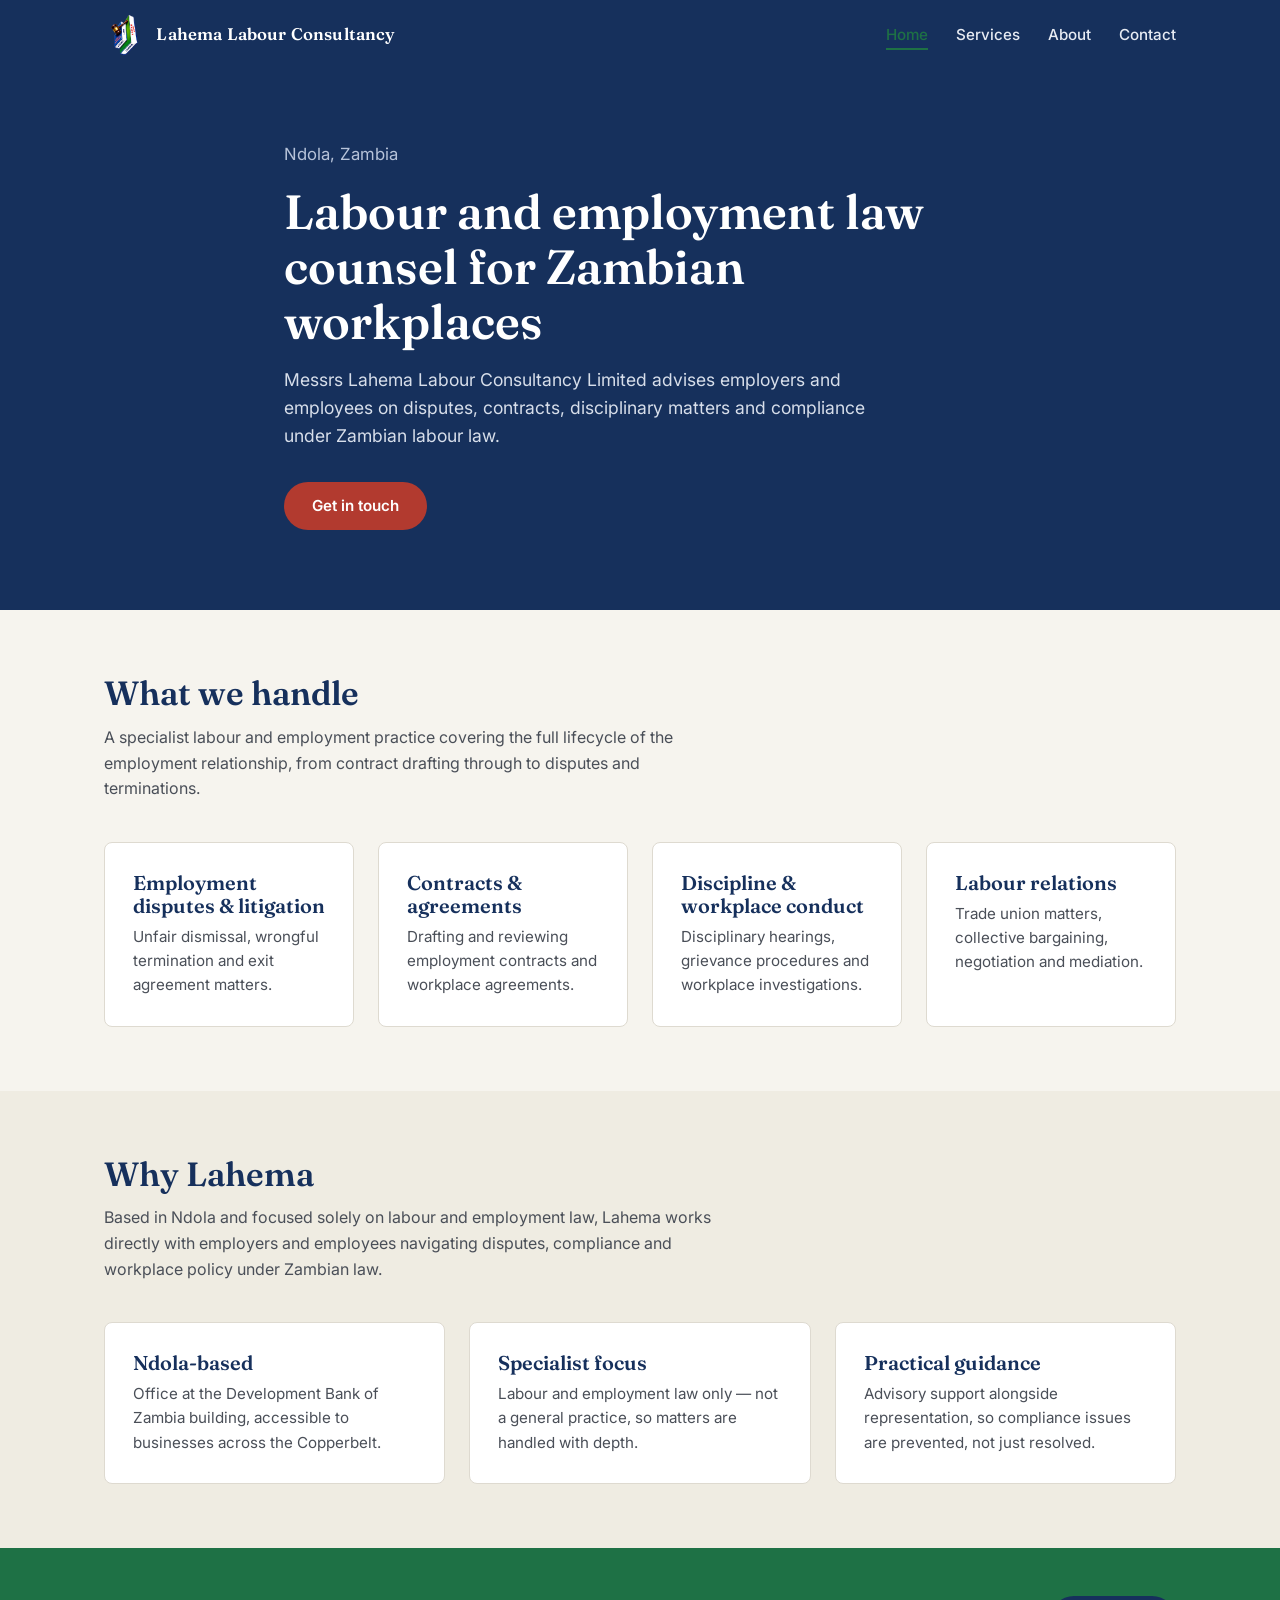
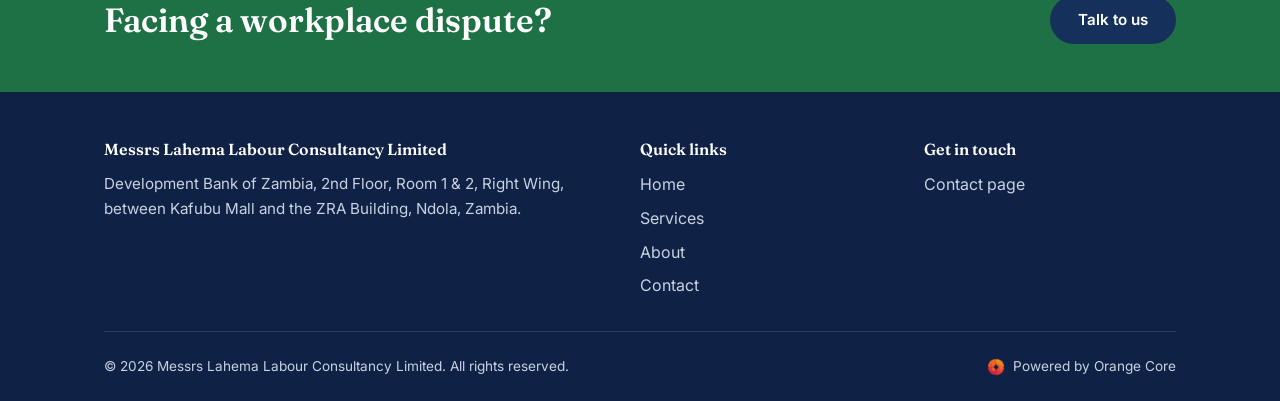
<file: index.html>
<!DOCTYPE html>
<html lang="en">
<head>
<meta charset="UTF-8">
<meta name="viewport" content="width=device-width, initial-scale=1.0">
<title>Labour &amp; Employment Law Firm in Ndola | Lahema Labour Consultancy</title>
<meta name="description" content="Messrs Lahema Labour Consultancy Limited — labour and employment law counsel in Ndola, Zambia. Employment disputes, contracts, disciplinary hearings, retrenchment and workplace compliance.">
<link rel="icon" type="image/png" href="assets/images/lahema-logo.png">
<link rel="preconnect" href="https://fonts.googleapis.com">
<link rel="preconnect" href="https://fonts.gstatic.com" crossorigin>
<link href="https://fonts.googleapis.com/css2?family=Fraunces:wght@500;600;700&family=Inter:wght@400;500;600&display=swap" rel="stylesheet">
<link rel="stylesheet" href="style.css">
<script type="application/ld+json">
{
  "@context": "https://schema.org",
  "@type": "LegalService",
  "name": "Messrs Lahema Labour Consultancy Limited",
  "image": "assets/images/lahema-logo.png",
  "address": {
    "@type": "PostalAddress",
    "streetAddress": "Development Bank of Zambia, 2nd Floor, Room 1 & 2, Right Wing",
    "addressLocality": "Ndola",
    "addressCountry": "ZM"
  },
  "areaServed": "Zambia",
  "priceRange": "$$",
  "url": "https://lahemalabour.co.zm/",
  "description": "Labour and employment law consultancy in Ndola, Zambia specialising in employment disputes, contracts, disciplinary hearings, retrenchment and workplace compliance."
}
</script>
</head>
<body>

<header class="site-header">
  <nav class="navbar">
    <a href="index.html" class="navbar__brand">
      <img src="assets/images/lahema-logo.png" alt="Lahema Labour Consultancy logo">
      <span>Lahema Labour Consultancy</span>
    </a>
    <ul class="navbar__links">
      <li><a href="index.html" aria-current="page">Home</a></li>
      <li><a href="services.html">Services</a></li>
      <li><a href="about.html">About</a></li>
      <li><a href="contact.html">Contact</a></li>
    </ul>
  </nav>
</header>

<section class="hero">
  <div class="container">
    <p class="eyebrow-free-label">Ndola, Zambia</p>
    <h1>Labour and employment law counsel for Zambian workplaces</h1>
    <p class="lede">Messrs Lahema Labour Consultancy Limited advises employers and employees on disputes, contracts, disciplinary matters and compliance under Zambian labour law.</p>
    <a href="contact.html" class="btn btn--hero">Get in touch</a>
  </div>
</section>

<section class="section">
  <div class="container">
    <h2>What we handle</h2>
    <p class="section-intro">A specialist labour and employment practice covering the full lifecycle of the employment relationship, from contract drafting through to disputes and terminations.</p>
    <div class="grid">
      <div class="card">
        <h3>Employment disputes &amp; litigation</h3>
        <p>Unfair dismissal, wrongful termination and exit agreement matters.</p>
      </div>
      <div class="card">
        <h3>Contracts &amp; agreements</h3>
        <p>Drafting and reviewing employment contracts and workplace agreements.</p>
      </div>
      <div class="card">
        <h3>Discipline &amp; workplace conduct</h3>
        <p>Disciplinary hearings, grievance procedures and workplace investigations.</p>
      </div>
      <div class="card">
        <h3>Labour relations</h3>
        <p>Trade union matters, collective bargaining, negotiation and mediation.</p>
      </div>
    </div>
  </div>
</section>

<section class="section section--muted">
  <div class="container">
    <h2>Why Lahema</h2>
    <p class="section-intro">Based in Ndola and focused solely on labour and employment law, Lahema works directly with employers and employees navigating disputes, compliance and workplace policy under Zambian law.</p>
    <div class="grid">
      <div class="card">
        <h3>Ndola-based</h3>
        <p>Office at the Development Bank of Zambia building, accessible to businesses across the Copperbelt.</p>
      </div>
      <div class="card">
        <h3>Specialist focus</h3>
        <p>Labour and employment law only — not a general practice, so matters are handled with depth.</p>
      </div>
      <div class="card">
        <h3>Practical guidance</h3>
        <p>Advisory support alongside representation, so compliance issues are prevented, not just resolved.</p>
      </div>
    </div>
  </div>
</section>

<section class="cta-band">
  <div class="container">
    <h2>Facing a workplace dispute?</h2>
    <a href="contact.html" class="btn btn--primary">Talk to us</a>
  </div>
</section>

<footer class="site-footer">
  <div class="container">
    <div class="footer-grid">
      <div>
        <h4>Messrs Lahema Labour Consultancy Limited</h4>
        <p>Development Bank of Zambia, 2nd Floor, Room 1 &amp; 2, Right Wing, between Kafubu Mall and the ZRA Building, Ndola, Zambia.</p>
      </div>
      <div>
        <h4>Quick links</h4>
        <ul>
          <li><a href="index.html">Home</a></li>
          <li><a href="services.html">Services</a></li>
          <li><a href="about.html">About</a></li>
          <li><a href="contact.html">Contact</a></li>
        </ul>
      </div>
      <div>
        <h4>Get in touch</h4>
        <ul>
          <li><a href="contact.html">Contact page</a></li>
        </ul>
      </div>
    </div>
    <div class="footer-bottom">
      <span>&copy; 2026 Messrs Lahema Labour Consultancy Limited. All rights reserved.</span>
      <a href="https://orangecore.xyz" class="powered-by" target="_blank" rel="noopener">
        <img src="assets/images/orange-core-logo.png" alt="Orange Core logo">
        Powered by Orange Core
      </a>
    </div>
  </div>
</footer>

</body>
</html>
</file>
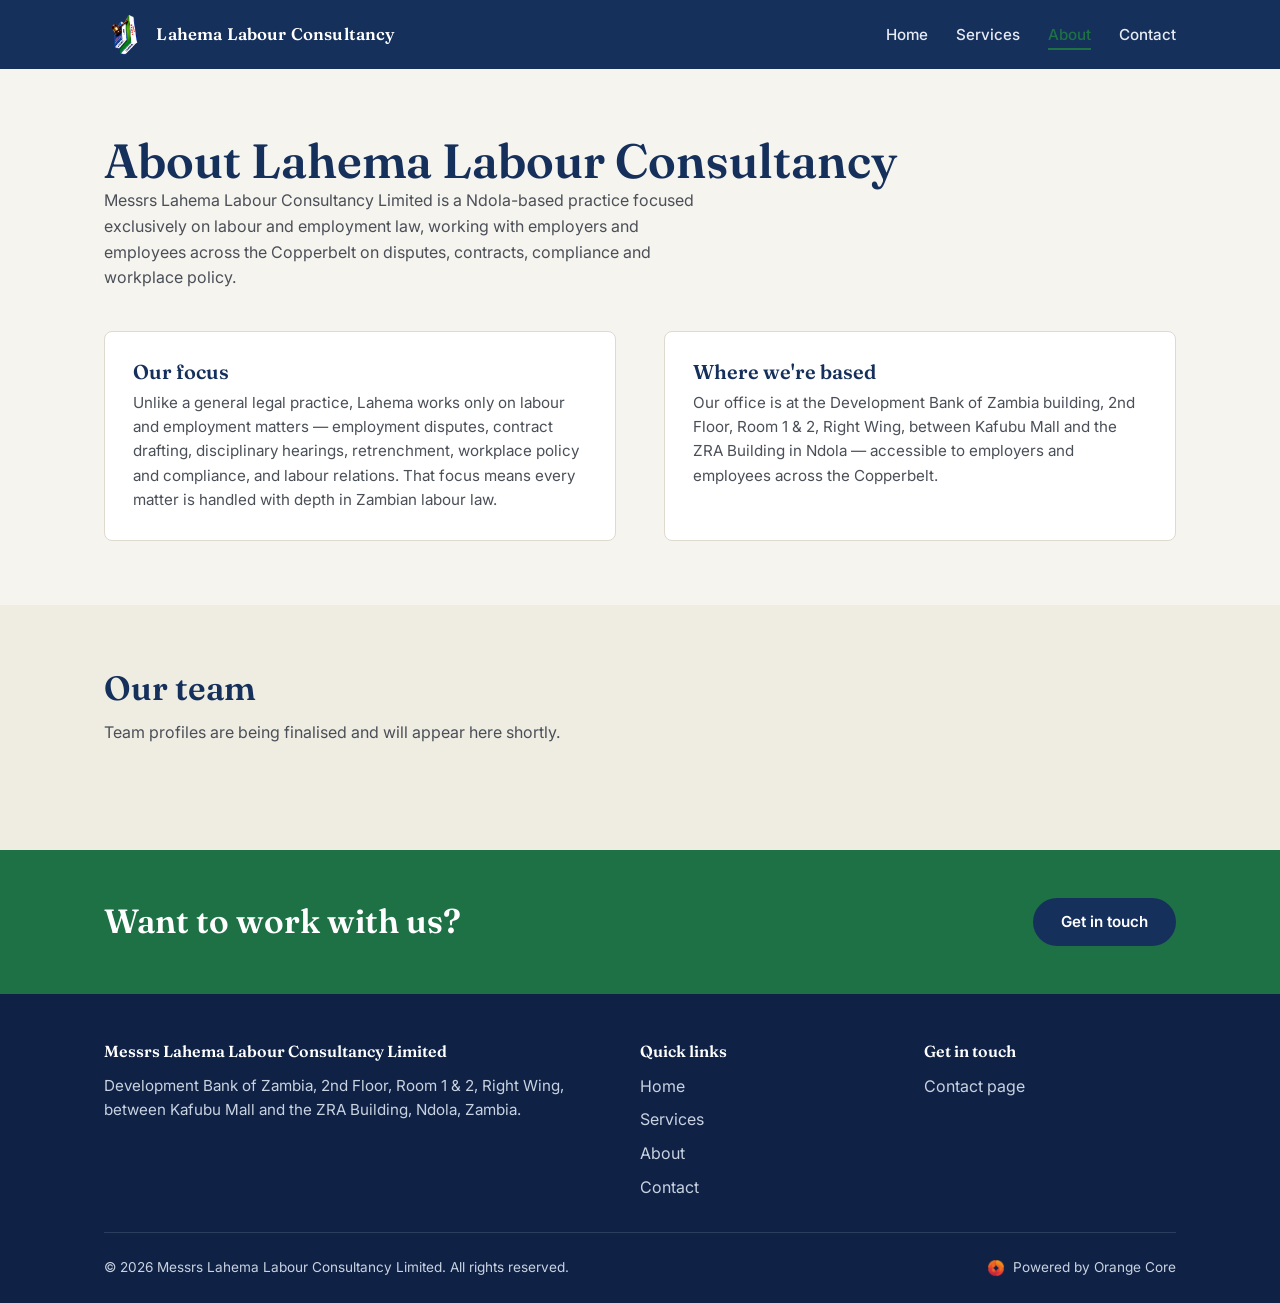
<file: about.html>
<!DOCTYPE html>
<html lang="en">
<head>
<meta charset="UTF-8">
<meta name="viewport" content="width=device-width, initial-scale=1.0">
<title>About Us | Lahema Labour Consultancy, Ndola</title>
<meta name="description" content="Messrs Lahema Labour Consultancy Limited is a Ndola-based labour and employment law practice serving employers and employees across the Copperbelt.">
<link rel="icon" type="image/png" href="assets/images/lahema-logo.png">
<link rel="preconnect" href="https://fonts.googleapis.com">
<link rel="preconnect" href="https://fonts.gstatic.com" crossorigin>
<link href="https://fonts.googleapis.com/css2?family=Fraunces:wght@500;600;700&family=Inter:wght@400;500;600&display=swap" rel="stylesheet">
<link rel="stylesheet" href="style.css">
</head>
<body>

<header class="site-header">
  <nav class="navbar">
    <a href="index.html" class="navbar__brand">
      <img src="assets/images/lahema-logo.png" alt="Lahema Labour Consultancy logo">
      <span>Lahema Labour Consultancy</span>
    </a>
    <ul class="navbar__links">
      <li><a href="index.html">Home</a></li>
      <li><a href="services.html">Services</a></li>
      <li><a href="about.html" aria-current="page">About</a></li>
      <li><a href="contact.html">Contact</a></li>
    </ul>
  </nav>
</header>

<section class="section">
  <div class="container">
    <h1>About Lahema Labour Consultancy</h1>
    <p class="section-intro">Messrs Lahema Labour Consultancy Limited is a Ndola-based practice focused exclusively on labour and employment law, working with employers and employees across the Copperbelt on disputes, contracts, compliance and workplace policy.</p>

    <div class="about-block">
      <div class="card">
        <h3>Our focus</h3>
        <p>Unlike a general legal practice, Lahema works only on labour and employment matters — employment disputes, contract drafting, disciplinary hearings, retrenchment, workplace policy and compliance, and labour relations. That focus means every matter is handled with depth in Zambian labour law.</p>
      </div>
      <div class="card">
        <h3>Where we're based</h3>
        <p>Our office is at the Development Bank of Zambia building, 2nd Floor, Room 1 &amp; 2, Right Wing, between Kafubu Mall and the ZRA Building in Ndola — accessible to employers and employees across the Copperbelt.</p>
      </div>
    </div>
  </div>
</section>

<section class="section section--muted">
  <div class="container">
    <h2>Our team</h2>
    <p class="section-intro">Team profiles are being finalised and will appear here shortly.</p>
  </div>
</section>

<section class="cta-band">
  <div class="container">
    <h2>Want to work with us?</h2>
    <a href="contact.html" class="btn btn--primary">Get in touch</a>
  </div>
</section>

<footer class="site-footer">
  <div class="container">
    <div class="footer-grid">
      <div>
        <h4>Messrs Lahema Labour Consultancy Limited</h4>
        <p>Development Bank of Zambia, 2nd Floor, Room 1 &amp; 2, Right Wing, between Kafubu Mall and the ZRA Building, Ndola, Zambia.</p>
      </div>
      <div>
        <h4>Quick links</h4>
        <ul>
          <li><a href="index.html">Home</a></li>
          <li><a href="services.html">Services</a></li>
          <li><a href="about.html">About</a></li>
          <li><a href="contact.html">Contact</a></li>
        </ul>
      </div>
      <div>
        <h4>Get in touch</h4>
        <ul>
          <li><a href="contact.html">Contact page</a></li>
        </ul>
      </div>
    </div>
    <div class="footer-bottom">
      <span>&copy; 2026 Messrs Lahema Labour Consultancy Limited. All rights reserved.</span>
      <a href="https://orangecore.xyz" class="powered-by" target="_blank" rel="noopener">
        <img src="assets/images/orange-core-logo.png" alt="Orange Core logo">
        Powered by Orange Core
      </a>
    </div>
  </div>
</footer>

</body>
</html>
</file>
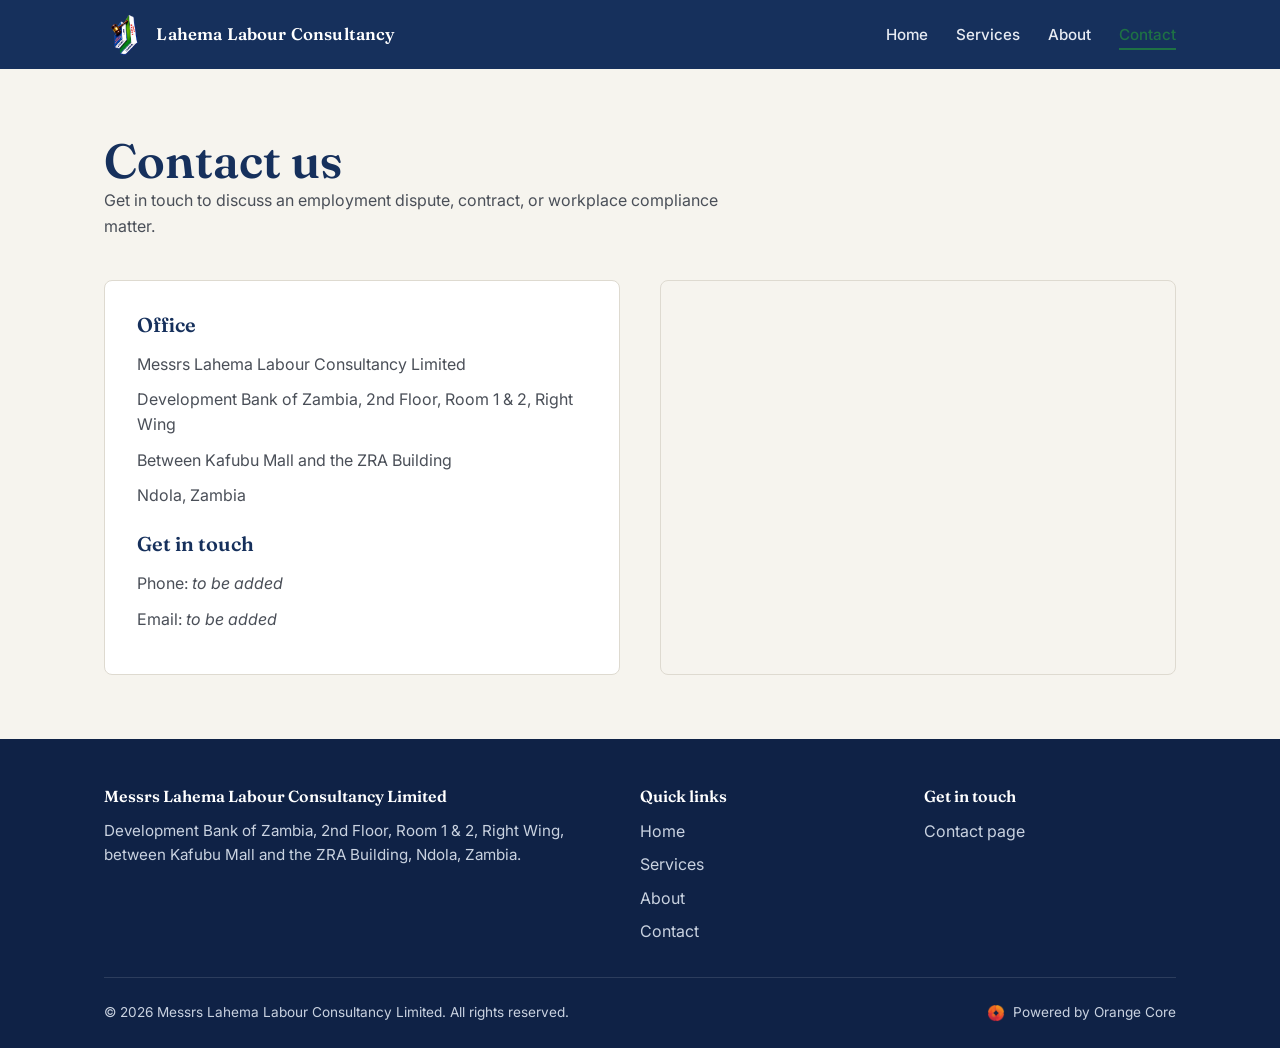
<file: contact.html>
<!DOCTYPE html>
<html lang="en">
<head>
<meta charset="UTF-8">
<meta name="viewport" content="width=device-width, initial-scale=1.0">
<title>Contact Us | Lahema Labour Consultancy, Ndola</title>
<meta name="description" content="Get in touch with Messrs Lahema Labour Consultancy Limited at the Development Bank of Zambia building, Ndola, Zambia.">
<link rel="icon" type="image/png" href="assets/images/lahema-logo.png">
<link rel="preconnect" href="https://fonts.googleapis.com">
<link rel="preconnect" href="https://fonts.gstatic.com" crossorigin>
<link href="https://fonts.googleapis.com/css2?family=Fraunces:wght@500;600;700&family=Inter:wght@400;500;600&display=swap" rel="stylesheet">
<link rel="stylesheet" href="style.css">
</head>
<body>

<header class="site-header">
  <nav class="navbar">
    <a href="index.html" class="navbar__brand">
      <img src="assets/images/lahema-logo.png" alt="Lahema Labour Consultancy logo">
      <span>Lahema Labour Consultancy</span>
    </a>
    <ul class="navbar__links">
      <li><a href="index.html">Home</a></li>
      <li><a href="services.html">Services</a></li>
      <li><a href="about.html">About</a></li>
      <li><a href="contact.html" aria-current="page">Contact</a></li>
    </ul>
  </nav>
</header>

<section class="section">
  <div class="container">
    <h1>Contact us</h1>
    <p class="section-intro">Get in touch to discuss an employment dispute, contract, or workplace compliance matter.</p>

    <div class="contact-grid">
      <div class="contact-card">
        <h3>Office</h3>
        <p>Messrs Lahema Labour Consultancy Limited</p>
        <p>Development Bank of Zambia, 2nd Floor, Room 1 &amp; 2, Right Wing</p>
        <p>Between Kafubu Mall and the ZRA Building</p>
        <p>Ndola, Zambia</p>
        <h3 style="margin-top:1.5rem;">Get in touch</h3>
        <p>Phone: <em>to be added</em></p>
        <p>Email: <em>to be added</em></p>
      </div>
      <div class="map-frame">
        <iframe
          src="https://www.google.com/maps?q=Development+Bank+of+Zambia,+Ndola,+Zambia&output=embed"
          loading="lazy"
          referrerpolicy="no-referrer-when-downgrade"
          title="Map to Lahema Labour Consultancy office">
        </iframe>
      </div>
    </div>
  </div>
</section>

<footer class="site-footer">
  <div class="container">
    <div class="footer-grid">
      <div>
        <h4>Messrs Lahema Labour Consultancy Limited</h4>
        <p>Development Bank of Zambia, 2nd Floor, Room 1 &amp; 2, Right Wing, between Kafubu Mall and the ZRA Building, Ndola, Zambia.</p>
      </div>
      <div>
        <h4>Quick links</h4>
        <ul>
          <li><a href="index.html">Home</a></li>
          <li><a href="services.html">Services</a></li>
          <li><a href="about.html">About</a></li>
          <li><a href="contact.html">Contact</a></li>
        </ul>
      </div>
      <div>
        <h4>Get in touch</h4>
        <ul>
          <li><a href="contact.html">Contact page</a></li>
        </ul>
      </div>
    </div>
    <div class="footer-bottom">
      <span>&copy; 2026 Messrs Lahema Labour Consultancy Limited. All rights reserved.</span>
      <a href="https://orangecore.xyz" class="powered-by" target="_blank" rel="noopener">
        <img src="assets/images/orange-core-logo.png" alt="Orange Core logo">
        Powered by Orange Core
      </a>
    </div>
  </div>
</footer>

</body>
</html>
</file>
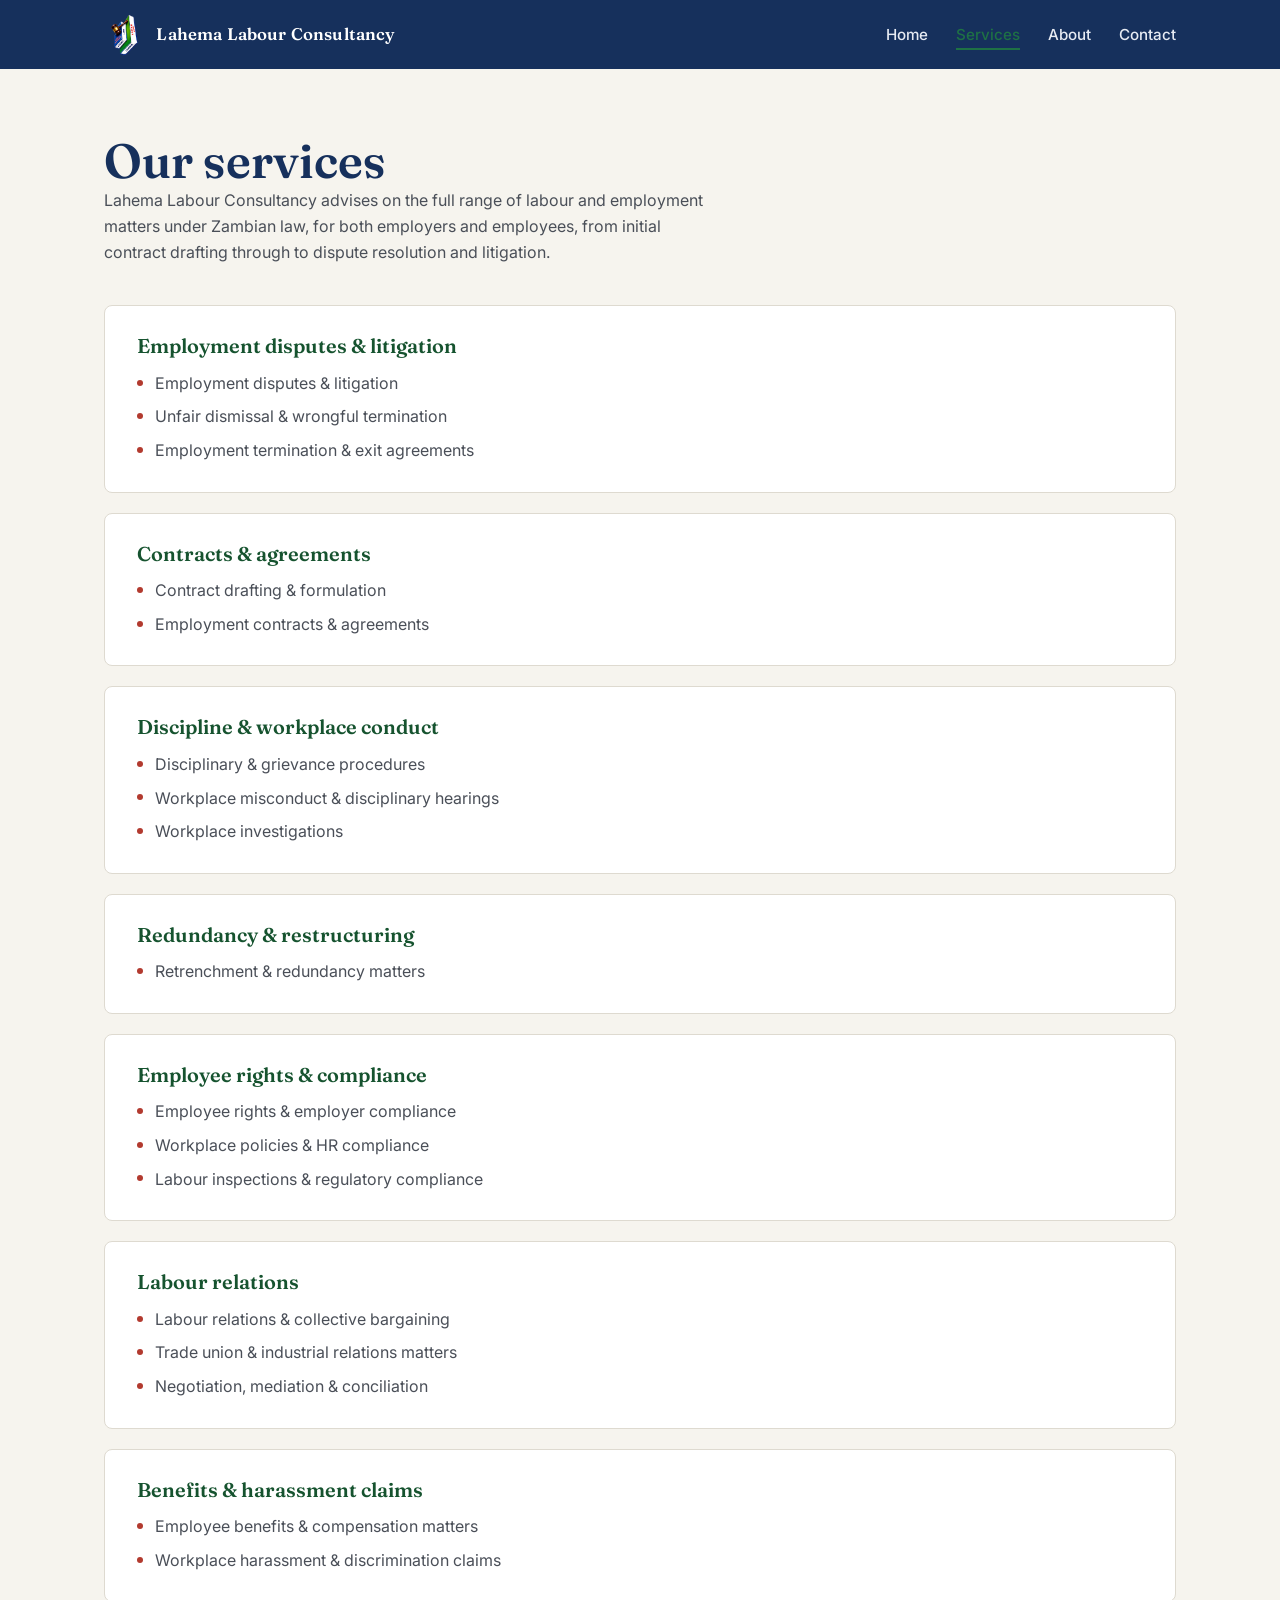
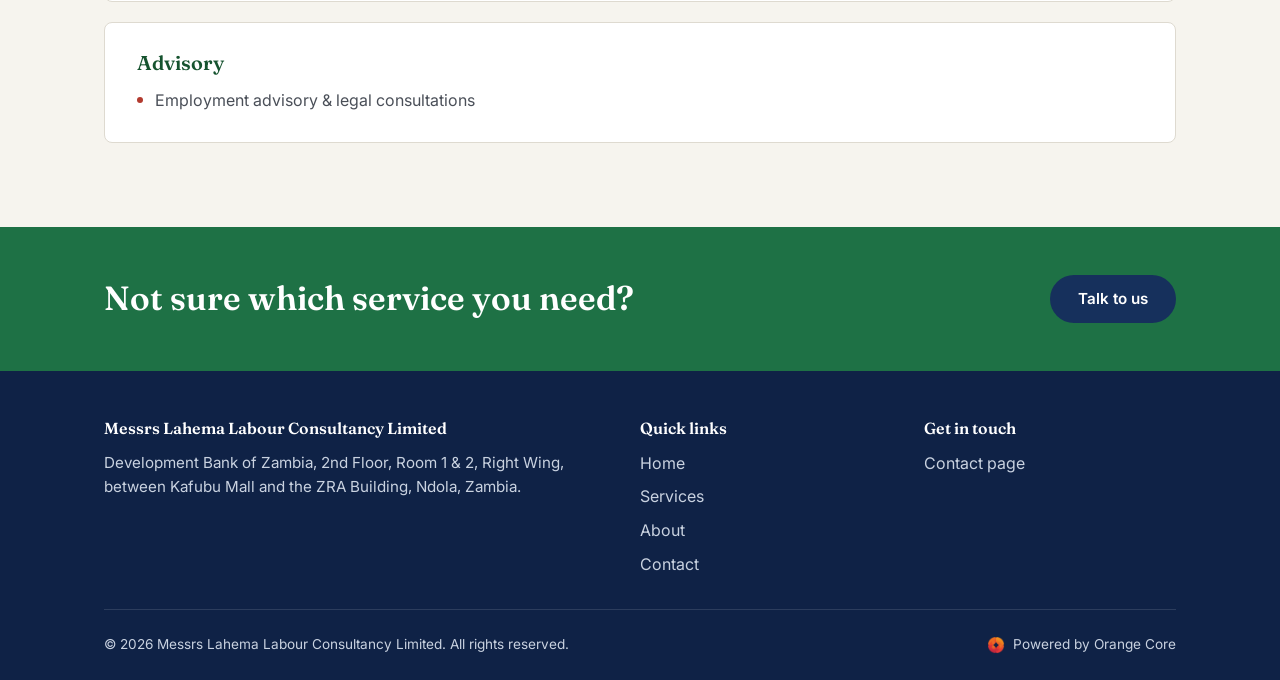
<file: services.html>
<!DOCTYPE html>
<html lang="en">
<head>
<meta charset="UTF-8">
<meta name="viewport" content="width=device-width, initial-scale=1.0">
<title>Labour &amp; Employment Law Services | Lahema Labour Consultancy, Ndola</title>
<meta name="description" content="Employment disputes, contracts, disciplinary hearings, retrenchment, labour relations and workplace compliance services from Lahema Labour Consultancy, Ndola.">
<link rel="icon" type="image/png" href="assets/images/lahema-logo.png">
<link rel="preconnect" href="https://fonts.googleapis.com">
<link rel="preconnect" href="https://fonts.gstatic.com" crossorigin>
<link href="https://fonts.googleapis.com/css2?family=Fraunces:wght@500;600;700&family=Inter:wght@400;500;600&display=swap" rel="stylesheet">
<link rel="stylesheet" href="style.css">
</head>
<body>

<header class="site-header">
  <nav class="navbar">
    <a href="index.html" class="navbar__brand">
      <img src="assets/images/lahema-logo.png" alt="Lahema Labour Consultancy logo">
      <span>Lahema Labour Consultancy</span>
    </a>
    <ul class="navbar__links">
      <li><a href="index.html">Home</a></li>
      <li><a href="services.html" aria-current="page">Services</a></li>
      <li><a href="about.html">About</a></li>
      <li><a href="contact.html">Contact</a></li>
    </ul>
  </nav>
</header>

<section class="section">
  <div class="container">
    <h1>Our services</h1>
    <p class="section-intro">Lahema Labour Consultancy advises on the full range of labour and employment matters under Zambian law, for both employers and employees, from initial contract drafting through to dispute resolution and litigation.</p>

    <div class="service-block">
      <h3>Employment disputes &amp; litigation</h3>
      <ul>
        <li>Employment disputes &amp; litigation</li>
        <li>Unfair dismissal &amp; wrongful termination</li>
        <li>Employment termination &amp; exit agreements</li>
      </ul>
    </div>

    <div class="service-block">
      <h3>Contracts &amp; agreements</h3>
      <ul>
        <li>Contract drafting &amp; formulation</li>
        <li>Employment contracts &amp; agreements</li>
      </ul>
    </div>

    <div class="service-block">
      <h3>Discipline &amp; workplace conduct</h3>
      <ul>
        <li>Disciplinary &amp; grievance procedures</li>
        <li>Workplace misconduct &amp; disciplinary hearings</li>
        <li>Workplace investigations</li>
      </ul>
    </div>

    <div class="service-block">
      <h3>Redundancy &amp; restructuring</h3>
      <ul>
        <li>Retrenchment &amp; redundancy matters</li>
      </ul>
    </div>

    <div class="service-block">
      <h3>Employee rights &amp; compliance</h3>
      <ul>
        <li>Employee rights &amp; employer compliance</li>
        <li>Workplace policies &amp; HR compliance</li>
        <li>Labour inspections &amp; regulatory compliance</li>
      </ul>
    </div>

    <div class="service-block">
      <h3>Labour relations</h3>
      <ul>
        <li>Labour relations &amp; collective bargaining</li>
        <li>Trade union &amp; industrial relations matters</li>
        <li>Negotiation, mediation &amp; conciliation</li>
      </ul>
    </div>

    <div class="service-block">
      <h3>Benefits &amp; harassment claims</h3>
      <ul>
        <li>Employee benefits &amp; compensation matters</li>
        <li>Workplace harassment &amp; discrimination claims</li>
      </ul>
    </div>

    <div class="service-block">
      <h3>Advisory</h3>
      <ul>
        <li>Employment advisory &amp; legal consultations</li>
      </ul>
    </div>
  </div>
</section>

<section class="cta-band">
  <div class="container">
    <h2>Not sure which service you need?</h2>
    <a href="contact.html" class="btn btn--primary">Talk to us</a>
  </div>
</section>

<footer class="site-footer">
  <div class="container">
    <div class="footer-grid">
      <div>
        <h4>Messrs Lahema Labour Consultancy Limited</h4>
        <p>Development Bank of Zambia, 2nd Floor, Room 1 &amp; 2, Right Wing, between Kafubu Mall and the ZRA Building, Ndola, Zambia.</p>
      </div>
      <div>
        <h4>Quick links</h4>
        <ul>
          <li><a href="index.html">Home</a></li>
          <li><a href="services.html">Services</a></li>
          <li><a href="about.html">About</a></li>
          <li><a href="contact.html">Contact</a></li>
        </ul>
      </div>
      <div>
        <h4>Get in touch</h4>
        <ul>
          <li><a href="contact.html">Contact page</a></li>
        </ul>
      </div>
    </div>
    <div class="footer-bottom">
      <span>&copy; 2026 Messrs Lahema Labour Consultancy Limited. All rights reserved.</span>
      <a href="https://orangecore.xyz" class="powered-by" target="_blank" rel="noopener">
        <img src="assets/images/orange-core-logo.png" alt="Orange Core logo">
        Powered by Orange Core
      </a>
    </div>
  </div>
</footer>

</body>
</html>
</file>
<file: style.css>
/* ==========================================================================
   Messrs Lahema Labour Consultancy Limited — site stylesheet
   ========================================================================== */

/* Reset — kills default browser margins so the navbar sits flush at 0,0 */
* {
  margin: 0;
  padding: 0;
  box-sizing: border-box;
}

html {
  scroll-behavior: smooth;
}

:root {
  /* Core palette — 4 colours, each with a job */
  --navy: #16305c;
  --navy-dark: #0f2246;
  --emerald: #1e7145;
  --emerald-dark: #16532f;
  --red: #b23a2f;
  --red-dark: #8c2c23;
  --paper: #f6f4ee;
  --ink: #20242b;
  --ink-soft: #4a4f58;
  --line: #dedad0;

  --radius-soft: 8px;
  --radius-pill: 999px;

  --max-width: 1120px;
}

body {
  font-family: "Inter", -apple-system, BlinkMacSystemFont, "Segoe UI", sans-serif;
  color: var(--ink);
  background: var(--paper);
  line-height: 1.6;
}

h1, h2, h3, h4 {
  font-family: "Fraunces", Georgia, serif;
  color: var(--navy);
  line-height: 1.15;
  font-weight: 600;
}

h1 { font-size: clamp(2rem, 4vw, 3rem); }
h2 { font-size: clamp(1.5rem, 3vw, 2.1rem); margin-bottom: 0.75rem; }
h3 { font-size: 1.25rem; margin-bottom: 0.5rem; }

p { max-width: 68ch; }

a {
  color: var(--emerald);
  text-decoration: none;
}

img { max-width: 100%; display: block; }

.container {
  max-width: var(--max-width);
  margin: 0 auto;
  padding: 0 1.5rem;
}

/* ---------- Navbar — flush, 0 radius, sharp skeleton ---------- */
.site-header {
  background: var(--navy);
  border-radius: 0;
}

.navbar {
  display: flex;
  align-items: center;
  justify-content: space-between;
  padding: 0.85rem 1.5rem;
  max-width: var(--max-width);
  margin: 0 auto;
}

.navbar__brand {
  display: flex;
  align-items: center;
  gap: 0.65rem;
}

.navbar__brand img {
  height: 42px;
  width: 42px;
  object-fit: contain;
  flex-shrink: 0;
}

.navbar__brand span {
  font-family: "Fraunces", serif;
  color: #fff;
  font-size: 1.05rem;
  font-weight: 600;
  letter-spacing: 0.01em;
}

.navbar__links {
  display: flex;
  gap: 1.75rem;
  list-style: none;
}

.navbar__links a {
  color: #e7ebf3;
  font-weight: 500;
  font-size: 0.95rem;
  padding-bottom: 4px;
  border-bottom: 2px solid transparent;
  transition: border-color 0.15s ease, color 0.15s ease;
}

.navbar__links a:hover,
.navbar__links a[aria-current="page"] {
  color: var(--emerald);
  border-bottom-color: var(--emerald);
}

.navbar__toggle {
  display: none;
}

/* ---------- Buttons — pill, the one place radius is loud ---------- */
.btn {
  display: inline-block;
  padding: 0.75rem 1.75rem;
  border-radius: var(--radius-pill);
  font-weight: 600;
  font-size: 0.95rem;
  border: none;
  cursor: pointer;
  transition: background-color 0.18s ease, color 0.18s ease;
}

.btn--primary {
  background: var(--emerald);
  color: #fff;
}
.btn--primary:hover { background: var(--navy); }

.btn--hero {
  background: var(--red);
  color: #fff;
}
.btn--hero:hover { background: var(--navy); }

.btn--ghost {
  background: transparent;
  color: #fff;
  border: 2px solid rgba(255,255,255,0.5);
}
.btn--ghost:hover {
  background: rgba(255,255,255,0.12);
  border-color: #fff;
}

/* ---------- Hero ---------- */
.hero {
  background: var(--navy);
  color: #fff;
  padding: 4.5rem 0 5rem;
  position: relative;
  overflow: hidden;
}

.hero .container {
  max-width: 760px;
}

.hero p.eyebrow-free-label {
  color: #b7c3d9;
  font-size: 1.05rem;
  margin-bottom: 1rem;
}

.hero h1 { color: #fff; margin-bottom: 1rem; }

.hero p.lede {
  color: #d7deea;
  font-size: 1.1rem;
  margin-bottom: 2rem;
  max-width: 56ch;
}

/* ---------- Sections ---------- */
.section {
  padding: 4rem 0;
}

.section--muted {
  background: #efece2;
}

.section-intro {
  max-width: 62ch;
  color: var(--ink-soft);
  margin-bottom: 2.5rem;
}

/* ---------- Cards (services preview, why-us) ---------- */
.grid {
  display: grid;
  grid-template-columns: repeat(auto-fit, minmax(240px, 1fr));
  gap: 1.5rem;
}

.card {
  background: #fff;
  border: 1px solid var(--line);
  border-radius: var(--radius-soft);
  padding: 1.75rem;
  transition: border-color 0.18s ease, transform 0.18s ease;
}

.card:hover {
  border-color: var(--emerald);
  transform: translateY(-2px);
}

.card h3 { margin-bottom: 0.5rem; }
.card p { color: var(--ink-soft); font-size: 0.95rem; margin: 0; }

/* ---------- Service category blocks (Services page) ---------- */
.service-block {
  border: 1px solid var(--line);
  border-radius: var(--radius-soft);
  padding: 1.75rem 2rem;
  margin-bottom: 1.25rem;
  background: #fff;
}

.service-block h3 {
  color: var(--emerald-dark);
  margin-bottom: 0.85rem;
}

.service-block ul {
  list-style: none;
  display: grid;
  gap: 0.5rem;
}

.service-block li {
  padding-left: 1.1rem;
  position: relative;
  color: var(--ink-soft);
}

.service-block li::before {
  content: "";
  position: absolute;
  left: 0;
  top: 0.55em;
  width: 6px;
  height: 6px;
  background: var(--red);
  border-radius: 50%;
}

/* ---------- CTA band ---------- */
.cta-band {
  background: var(--emerald);
  color: #fff;
  padding: 3rem 0;
  text-align: left;
}

.cta-band .container {
  display: flex;
  align-items: center;
  justify-content: space-between;
  gap: 1.5rem;
  flex-wrap: wrap;
}

.cta-band h2 { color: #fff; margin: 0; }

.cta-band .btn--primary {
  background: var(--navy);
}
.cta-band .btn--primary:hover { background: var(--navy-dark); }

/* ---------- About page specifics ---------- */
.about-block {
  display: grid;
  grid-template-columns: 1fr 1fr;
  gap: 3rem;
  align-items: start;
}

.about-block .card { height: 100%; }

@media (max-width: 720px) {
  .about-block { grid-template-columns: 1fr; }
}

/* ---------- Contact page ---------- */
.contact-grid {
  display: grid;
  grid-template-columns: 1fr 1fr;
  gap: 2.5rem;
}

.contact-card {
  background: #fff;
  border: 1px solid var(--line);
  border-radius: var(--radius-soft);
  padding: 2rem;
}

.contact-card h3 { margin-bottom: 1rem; }

.contact-card p { margin-bottom: 0.6rem; color: var(--ink-soft); }

.map-frame {
  width: 100%;
  min-height: 320px;
  border: 1px solid var(--line);
  border-radius: var(--radius-soft);
  overflow: hidden;
}

.map-frame iframe {
  width: 100%;
  height: 100%;
  min-height: 320px;
  border: 0;
}

@media (max-width: 720px) {
  .contact-grid { grid-template-columns: 1fr; }
}

/* ---------- Footer — flush, 0 radius ---------- */
.site-footer {
  background: var(--navy-dark);
  color: #c9d2e0;
  border-radius: 0;
  padding: 3rem 0 1.5rem;
}

.footer-grid {
  display: grid;
  grid-template-columns: 2fr 1fr 1fr;
  gap: 2rem;
  margin-bottom: 2rem;
}

.footer-grid h4 {
  color: #fff;
  font-family: "Fraunces", serif;
  font-size: 1rem;
  margin-bottom: 0.85rem;
}

.footer-grid ul { list-style: none; display: grid; gap: 0.5rem; }
.footer-grid a { color: #c9d2e0; }
.footer-grid a:hover { color: var(--emerald); }
.footer-grid p { color: #c9d2e0; font-size: 0.95rem; }

.footer-bottom {
  border-top: 1px solid rgba(255,255,255,0.12);
  padding-top: 1.5rem;
  display: flex;
  align-items: center;
  justify-content: space-between;
  flex-wrap: wrap;
  gap: 0.75rem;
  font-size: 0.85rem;
}

.powered-by {
  display: inline-flex;
  align-items: center;
  gap: 0.5rem;
  color: #c9d2e0;
}

.powered-by img {
  height: 18px;
  width: 18px;
  object-fit: contain;
  flex-shrink: 0;
}

.powered-by:hover { color: var(--emerald); }

@media (max-width: 780px) {
  .footer-grid { grid-template-columns: 1fr; }
}

/* ---------- Mobile nav ---------- */
@media (max-width: 720px) {
  .navbar { flex-wrap: wrap; }
  .navbar__links {
    width: 100%;
    justify-content: space-between;
    gap: 0.5rem;
    padding-top: 0.75rem;
    flex-wrap: wrap;
  }
  .cta-band .container { flex-direction: column; align-items: flex-start; }
}

/* ---------- Accessibility ---------- */
a:focus-visible,
button:focus-visible {
  outline: 3px solid var(--red);
  outline-offset: 2px;
}

@media (prefers-reduced-motion: reduce) {
  * { transition: none !important; scroll-behavior: auto !important; }
}
</file>
